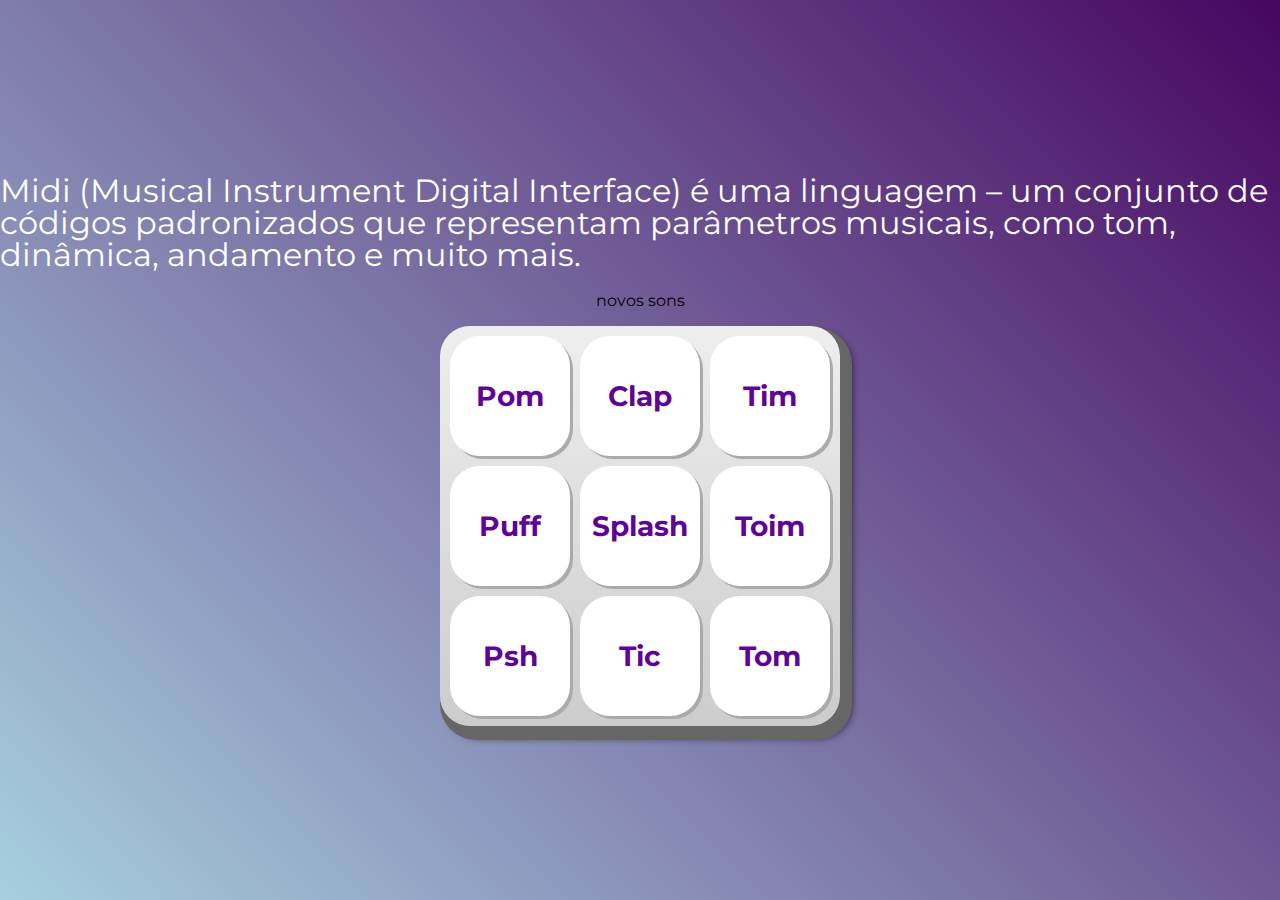
<file: index.html>
<!DOCTYPE html>
<html lang="pt-BR">
<head>
    <meta charset="UTF-8">
    <meta http-equiv="X-UA-Compatible" content="IE=edge">
    <meta name="viewport" content="width=device-width, initial-scale=1.0">

    <title> MIDI</title>

    <link rel="preconnect" href="https://fonts.googleapis.com">
    <link rel="preconnect" href="https://fonts.gstatic.com" crossorigin>
    <link href="https://fonts.googleapis.com/css2?family=Montserrat:wght@500;600&display=swap" rel="stylesheet">

    <link rel="icon" type="image/png" href="images/bateria.png">
    <link rel="stylesheet" href="css/reset.css">
    <link rel="stylesheet" href="css/estilos.css">

</head>
<body>

    <h1>Midi (Musical Instrument Digital Interface) é uma linguagem – um conjunto de códigos padronizados que representam parâmetros musicais, como tom, dinâmica, andamento e muito mais.</h1>

    <button><a href="novos_sons.html">novos sons</a></button>
    <br>

    <section class="teclado">
        <button onclick="TocaSomPom()" class="tecla tecla_pom">Pom</button>
        <button onclick="TocaSomClap()" class="tecla tecla_clap">Clap</button>
        <button onclick="TocaSomTim()" class="tecla tecla_tim">Tim</button>

        <button onclick="TocaSomPuff()" class="tecla tecla_puff">Puff</button>
        <button onclick="TocaSomSplash()" class="tecla tecla_splash">Splash</button>
        <button onclick="TocaSomToim()" class="tecla tecla_toim">Toim</button>

        <button onclick="TocaSomPsh()" class="tecla tecla_psh">Psh</button>
        <button onclick="TocaSomTic()" class="tecla tecla_tic">Tic</button>
        <button onclick="TocaSomTom()" class="tecla tecla_tom">Tom</button>
    </section>

    <audio src="sounds/keyq.wav" id="som_tecla_pom"></audio>
    <audio src="sounds/keyw.wav" id="som_tecla_clap"></audio>
    <audio src="sounds/keye.wav" id="som_tecla_tim"></audio>
    <audio src="sounds/keya.wav" id="som_tecla_puff"></audio>
    <audio src="sounds/keys.wav" id="som_tecla_splash"></audio>
    <audio src="sounds/keyd.wav" id="som_tecla_toim"></audio>
    <audio src="sounds/keyz.wav" id="som_tecla_psh"></audio>
    <audio src="sounds/keyx.wav" id="som_tecla_tic"></audio>
    <audio src="sounds/keyc.wav" id="som_tecla_tom"></audio>
    <script src="main.js"></script>

</body>
</html>
</file>
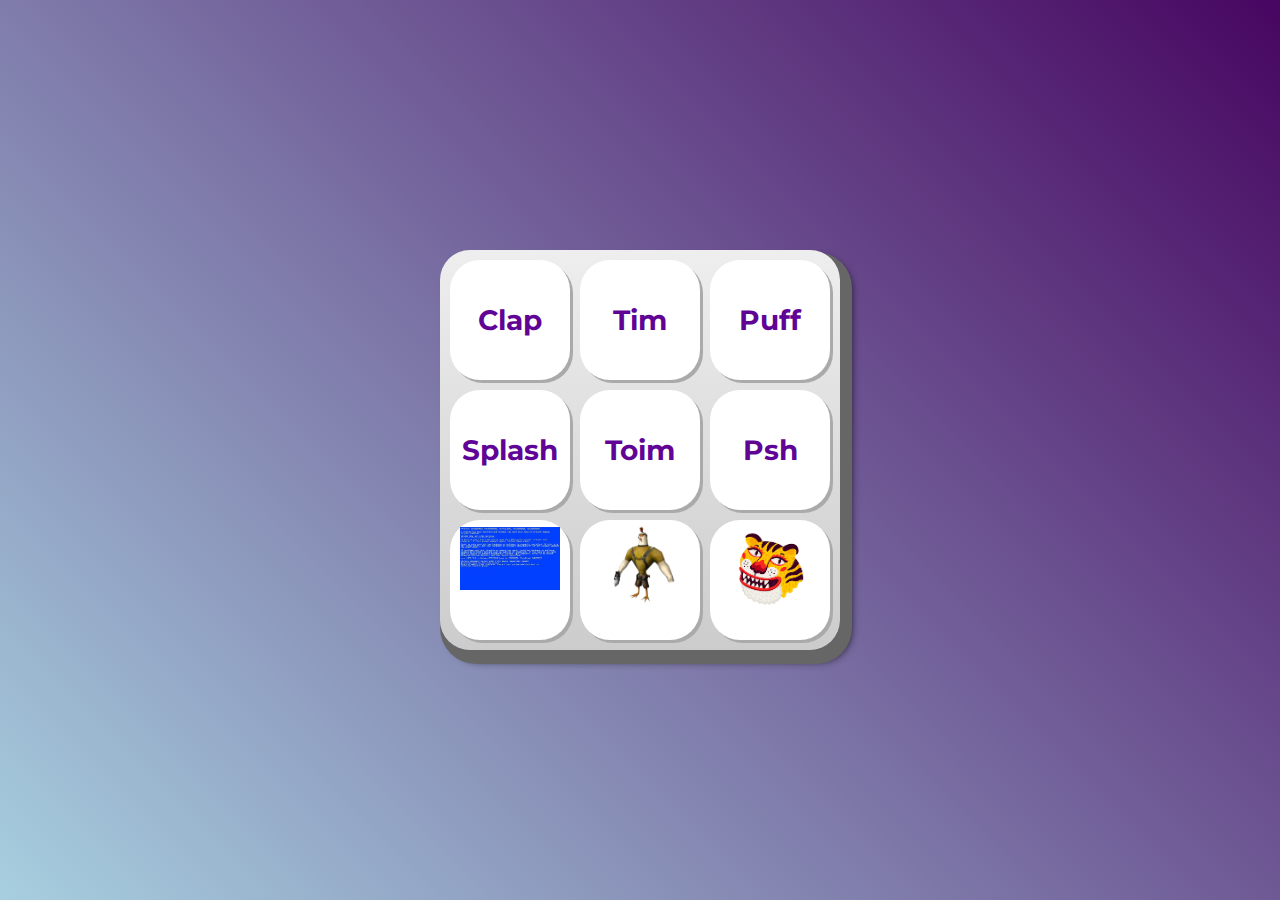
<file: novos_sons.html>
<!DOCTYPE html>
<html lang="pt-BR">
<head>
    <meta charset="UTF-8">
    <meta http-equiv="X-UA-Compatible" content="IE=edge">
    <meta name="viewport" content="width=device-width, initial-scale=1.0">

    <title> MIDI</title>

    <link rel="preconnect" href="https://fonts.googleapis.com">
    <link rel="preconnect" href="https://fonts.gstatic.com" crossorigin>
    <link href="https://fonts.googleapis.com/css2?family=Montserrat:wght@500;600&display=swap" rel="stylesheet">

    <link rel="icon" type="image/png" href="images/bateria.png">
    <link rel="stylesheet" href="css/reset.css">
    <link rel="stylesheet" href="css/estilos.css">

</head>
<body>
    
    <section class="teclado">
        <button onclick="TocaSomClap()" class="tecla tecla_clap">Clap</button>
        <button onclick="TocaSomTim()" class="tecla tecla_tim">Tim</button>
        <button onclick="TocaSomPuff()" class="tecla tecla_puff">Puff</button>

        <button onclick="TocaSomSplash()" class="tecla tecla_splash">Splash</button>
        <button onclick="TocaSomToim()" class="tecla tecla_toim">Toim</button>
        <button onclick="TocaSomPsh()" class="tecla tecla_psh">Psh</button>
        
        <button onclick="TocaSomTravando()" class="tecla tecla_travando"><img src="images/trava.jpeg" style="width: 100px;"></button>
        <button onclick="TocaSomChicken()" class="tecla tecla_chicken"><img src="images/chicken-removebg-preview.png" style="width: 100px;"></button>
        <button onclick="TocaSomChines()" class="tecla tecla_chines"><img src="images/tigre_chines-removebg-preview.png" style="width: 100px;"></button>
    </section>

    <audio src="sounds/keyw.wav" id="som_tecla_clap"></audio>
    <audio src="sounds/keye.wav" id="som_tecla_tim"></audio>
    <audio src="sounds/keya.wav" id="som_tecla_puff"></audio>
    <audio src="sounds/keys.wav" id="som_tecla_splash"></audio>
    <audio src="sounds/keyd.wav" id="som_tecla_toim"></audio>
    <audio src="sounds/keyz.wav" id="som_tecla_psh"></audio>
    <audio src="sounds/keyx.wav" id="som_tecla_tic"></audio>
    <audio src="sounds/keyc.wav" id="som_tecla_tom"></audio>
    <audio src="sounds/chicken.mp3" id="som tecla_chicken"></audio>
    <audio src="sounds/chines.mp3" id="som_tecla_chines"></audio>
    <audio src="sounds/travando.mp3" id="som tecla_travando"></audio>
    <script src="main.js"></script>

</body>
</html>
</file>
<file: css/estilos.css>
:root {
  --cinza: #aaa;
  --vermelha: #600496;
  --vermelha-escura: #4f0892;
  --branca: #fff;
  --luz: rgb(229, 255, 0);
}

body {
  align-items: center;
  background: linear-gradient(45deg, #a7cfdf 0%,#470661 100%);
  display: flex;
  justify-content: center;
  flex-direction: column;
  font-family: 'Montserrat', sans-serif;
  min-height: 100vh;
}

h1 {
  color: var(--branca);
  margin-bottom: 20px;
  font-size: 2rem;
}

.teclado {
  background: linear-gradient(to bottom, #eeeeee 0%,#cccccc 100%);
  box-shadow: 6px 8px 0 6px #666, 10px 10px 10px #000;
  border-radius: 30px;
  display: grid;
  gap: 10px;
  grid-template-columns: repeat(3, 1fr);
  padding: 10px;
}

.tecla {
  background-color: var(--branca);
  border-radius: 30px;
  box-shadow: 3px 3px 0 var(--cinza);
  color: var(--vermelha);
  cursor: pointer;
  height: 120px;
  font-size: 1.75em;
  font-weight: bold;
  line-height: 120px;
  text-align: center;
  width: 120px;
}

.tecla.ativa,
.tecla:active {
  background-color: var(--vermelha);
  border: 4px solid  var(--vermelha);
  box-shadow: 3px 3px 0 var(--vermelha-escura) inset;
  color: var(--branca);
  outline: none;
}

.tecla.focus,
.tecla:focus {
  outline: none;
  box-shadow: 1px 1px 10px var(--luz);
}

.tecla.active:focus,
.tecla:active:focus {
  box-shadow: 3px 3px 0 var(--vermelha-escura) inset, 1px 1px 10px var(--luz);
}
</file>
